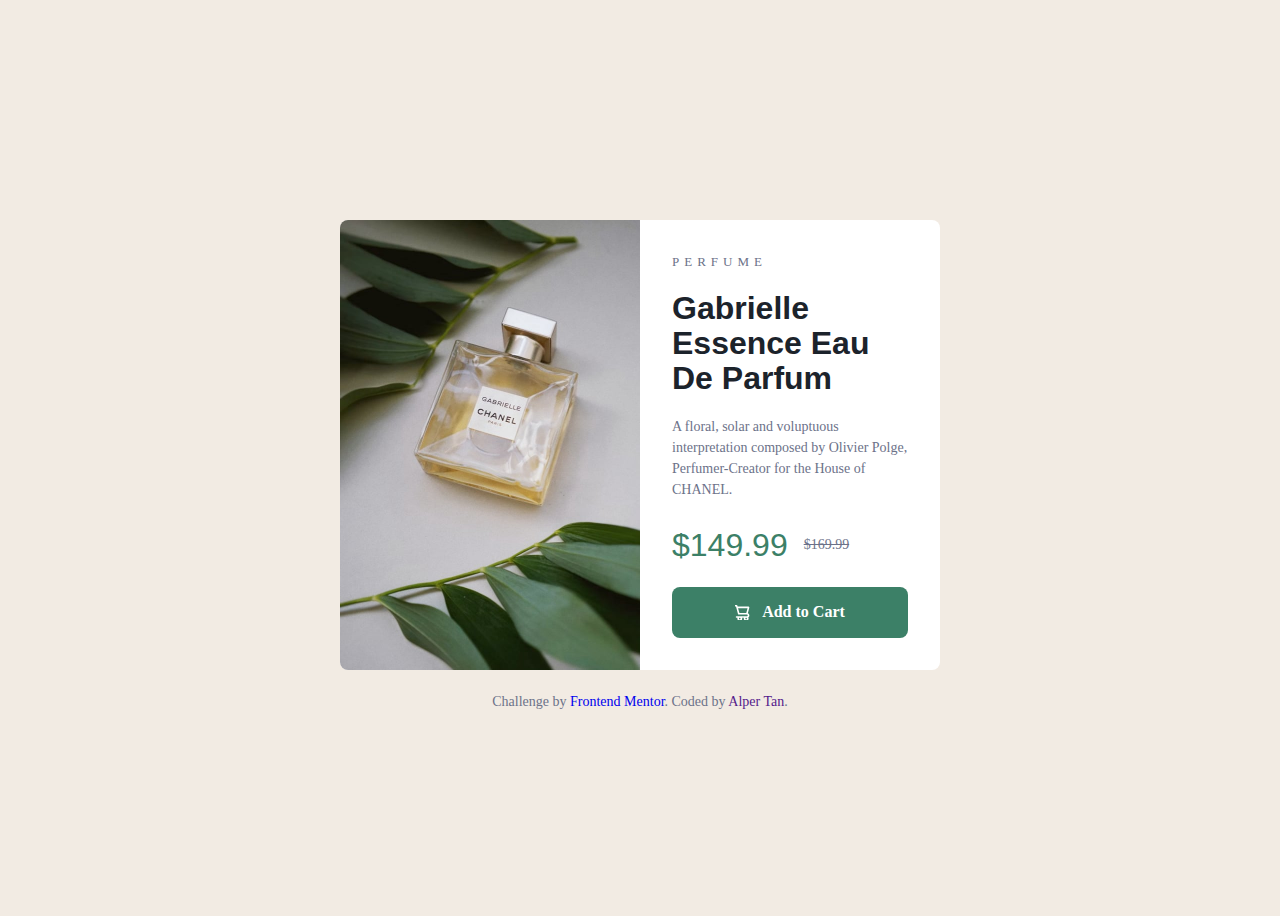
<file: product_card/index.html>
<!DOCTYPE html>
<html lang="en">

<head>
  <meta charset="UTF-8">
  <meta name="viewport" content="width=device-width, initial-scale=1.0">
  <!-- displays site properly based on user's device -->
  <link rel="icon" type="image/png" sizes="32x32" href="./images/favicon-32x32.png">
  <title>Frontend Mentor | Product preview card component</title>
  <link rel="preconnect" href="https://fonts.googleapis.com">
  <link rel="preconnect" href="https://fonts.gstatic.com" crossorigin>
  <link
    href="https://fonts.googleapis.com/css2?family=Fraunces:opsz,wght@9..144,700&family=Montserrat:wght@500;600&display=swap"
    rel="stylesheet">
  <link rel="stylesheet" href="style.css">
  <title>Frontend 1</title>
</head>
<body>
  <main>
    <article class="product">
      <picture class="product__img">
        <source srcset="images/image-product-desktop.jpg" media="(min-width: 600px)">
        <img src="images/image-product-mobile.jpg"
          alt="random">
      </picture>

      <div class="product_content">
        <p class="product_category">Perfume</p>

        <h1 class="product_title">Gabrielle Essence Eau De Parfum</h1>

        <p>A floral, solar and voluptuous interpretation composed by Olivier Polge,
          Perfumer-Creator for the House of CHANEL.</p>
        <div class="flex-group">
          <p class="product_price">
            <span class="visually-hidden">Current price:</span>
            
            $149.99</p>

          <p class="product_original-price">
            <span class="visually-hidden">Original price:</span>
            <s>$169.99</s>
          </p>
        </div>
        <button class="button" data-icon="shopping-cart">Add to Cart</button>
      </div>
    </article>
  </main>
<br>
  <div class="attribution" style="text-align: center;">
    Challenge by <a href="https://www.frontendmentor.io?ref=challenge" target="_blank" style="text-decoration: none;">Frontend Mentor</a>. 
    Coded by <a href="" style="text-decoration: none;">Alper Tan</a>.
  </div>
</body>

</html>
</file>
<file: product_card/style.css>
:root {
    --clr-primary-400: hsl(158, 36%, 37%);
    --clr-secondary-200: hsl(30, 38%, 92%);

    --clr-neutral-900: hsl(212, 21%, 14%);
    --clr-neutral-400: hsl(228, 12%, 48%);
    --clr-neutral-100: hsl(0, 0%, 100%);

    --ff-accent: 'Oswald', sans-serif;
    --ff-base: 'PT Serif', serif;

    --fw-regular: 500;
    --fw-bold: 700;
}

*, *::before, *::after {
    box-sizing: border-box;
  }
  
  * {
    margin: 0;
  }
 
  html, body {
    height: 100%;
  }
  
  body {
    line-height: 1.5;
    -webkit-font-smoothing: antialiased;
  }
  
  img, picture, video, canvas, svg {
    display: block;
    max-width: 100%;
  }
 
  input, button, textarea, select {
    font: inherit;
  }
  
  p, h1, h2, h3, h4, h5, h6 {
    overflow-wrap: break-word;
  }

  h1,
  h2,
  h3 {
    line-height: 1.1;

  }

  body {
    font-family: var(--ff-base);
    font-weight: var(--fw-regular);
    font-size: 0.875rem;
    color: var(--clr-neutral-400);
    background-color: var(--clr-secondary-200);

    /*proje iç kısım */
    display: grid; 
    place-content: center; /* ORTALAMANI SAĞLAR */
    margin: 1rem; 
    }


    /* iç iç*/
    .flex-group{
        display: flex;
        gap: 1rem;
        flex-wrap: wrap;
        align-items: center;
    }

    .visually-hidden:not(:focus):not(:active) {
        clip: rect(0 0 0 0);
        clip-path: inset(50%);
        height: 1px;
        overflow: hidden;
        position: absolute;
        white-space: nowrap;
        width: 1px;
    }

    /*buton*/
    .button {
        cursor: pointer; /*elemanın üzerine gelince simge değiştirme */
        text-decoration: none; 
        display: inline-flex; /* yazıyı sola yasla */
        gap: 0.75rem;
        justify-content: center;
        align-items: center;

        border: 0;
        border-radius: 0.5rem;
        padding: 0.75rem 1.5em;
        background-color: var(--clr-primary-400);
        font-weight: var(--fw-bold);
        font-size: 1rem;
        color: var(--clr-neutral-100);
    }

    .button[data-icon="shopping-cart"]::before {
        content: "";
        background-image: url("images/icon-cart.svg");
        width: 15px;
        height: 15px;

    }

    .button:is(:hover, :focus){
        background-color: var(--clr-primary-500);
    }
    
    /* product*/
    .product {
        --content-padding: 1.5rem;
        --content-spacing: 1rem;

        display: grid;
        background-color: var(--clr-neutral-100);
        border-radius: 0.5rem; /*çerçeve etrafını sadece sağ alt kısmı yuvarlak oldu */
        overflow: hidden;   /*çerçevenin her yeri yuvarlak oldu */
        max-width: 600px;
    }

    @media (min-width: 600px) {
        .product {
            --content-padding: 2rem;
            grid-template-columns: 1fr 1fr;
        }
    }

  
    .product_content {
        display: grid;
        gap: var(--content-spacing);
        padding: var(--content-padding);
    }

     .product_category { 
        font-size: 0.8125rem;
        letter-spacing: 5px;
        text-transform: uppercase;
    }

    .product_title {
        font-size: 2rem;
        font-family: var(--ff-accent);
        color: var(--clr-neutral-900);
    }

    .product_price {
        font-size: 2rem;
        font-family: var(--ff-accent);
        color: var(--clr-primary-400);
    }
</file>
